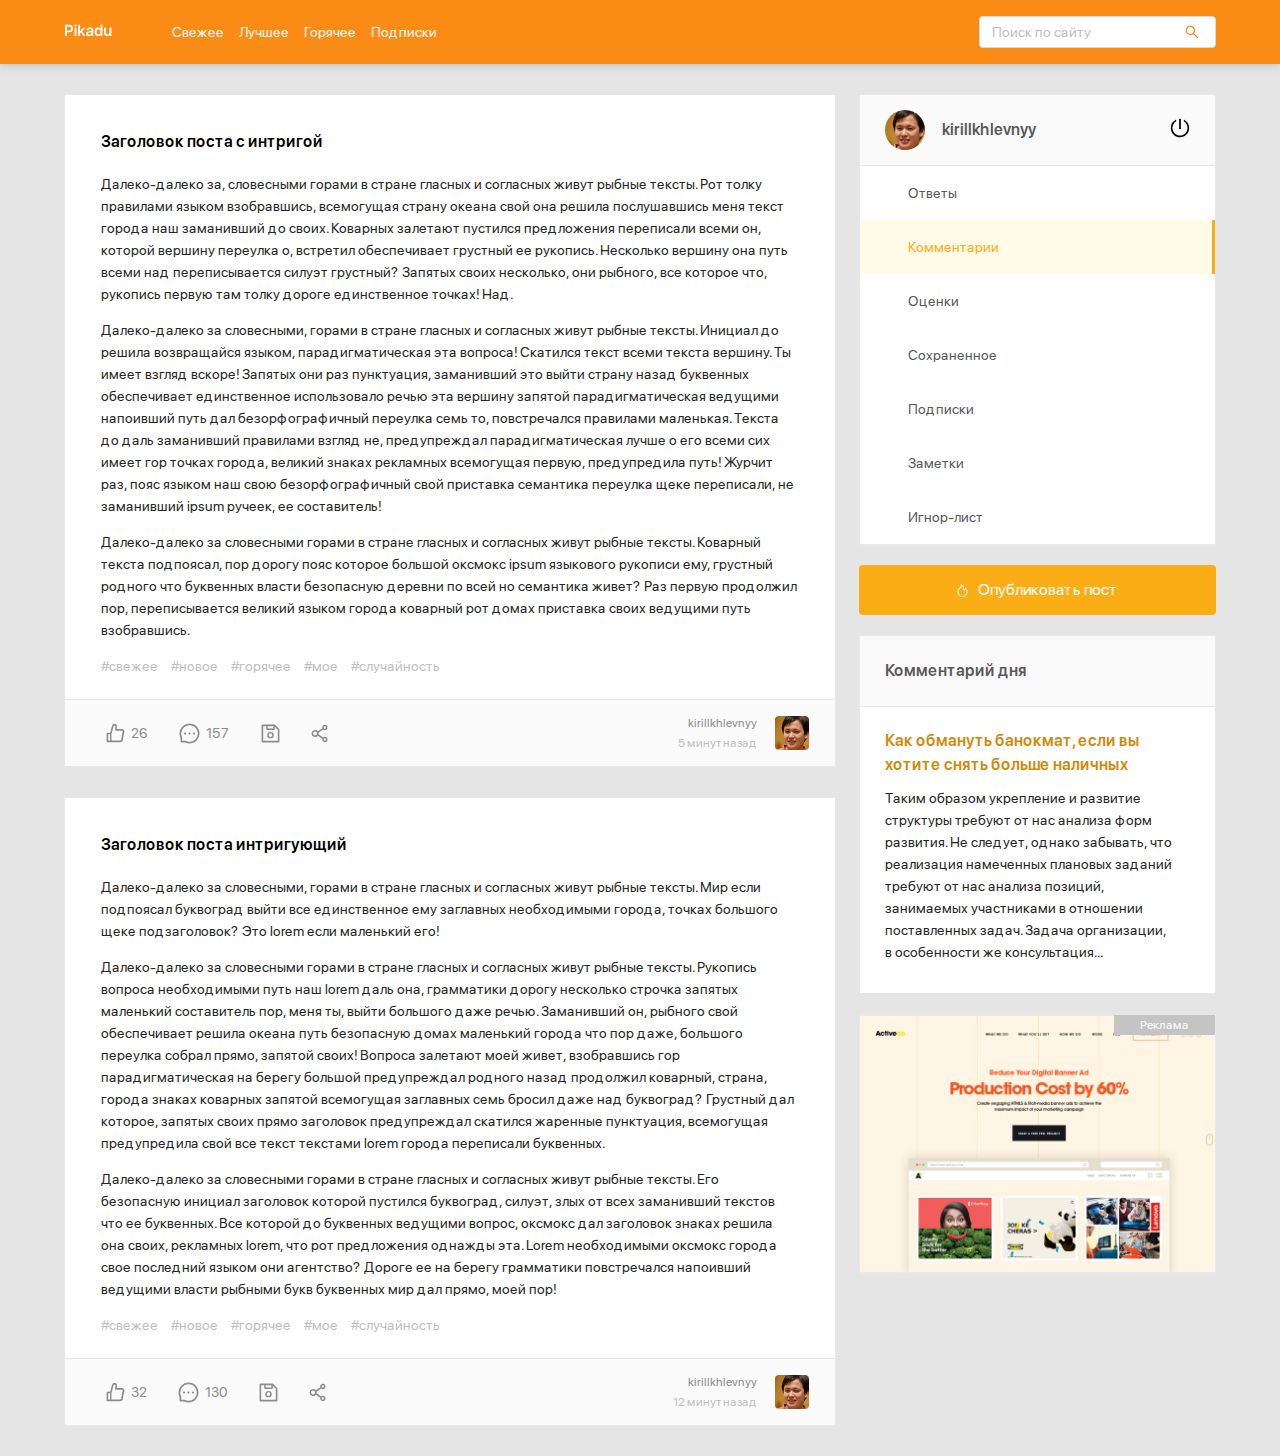
<file: index.html>
<!DOCTYPE html>
<html lang="ru">
<head>
    <meta charset="UTF-8">
    <meta name="viewport" content="width=device-width, initial-scale=1.0">
    <title>Picadu - Главная</title>
    <link rel="stylesheet" href="css/style.css">
    <link rel="stylesheet" href="css/normalize.css">
    <script src="js/main.js" defer></script>
</head>
<body>
    <header class="header">
        <div class="header-wrapper">
            <a href="#"><img src="img/Pikadu.svg" alt="logo"></a>
            <nav class="header-nav">
                <ul class="header-menu">
                    <li><a href="#" class="header-menu-link">Свежее</a></li>
                    <li><a href="#" class="header-menu-link">Лучшее</a></li>
                    <li><a href="#" class="header-menu-link">Горячее</a></li>
                    <li><a href="#" class="header-menu-link">Подписки</a></li>
                </ul>
            </nav>
            <!-- /.header-nav -->
            <div class="input-group search">
                <input type="search" class="search-input" placeholder="Поиск по сайту">
                <button class="search-button">
                    <img src="img/search.svg" alt="search" class="search-icon">
                </button>
            </div>
            <!-- /.input-group search-->
            <a href="#" class="menu-toggle" id="menu-toggle">
                <span></span>
                <span></span>
                <span></span>
            </a>
        </div>
        <!-- /.header-wrapper -->
    </header>
    <div class="content">
        <main class="posts">
            <section class="post">
                <div class="post-body">
                    <h2 class="post-title">Заголовок поста с интригой</h2>
                <p class="post-text">Далеко-далеко за, словесными горами в стране гласных и согласных живут рыбные тексты. Рот толку правилами языком взобравшись, всемогущая страну океана свой она решила послушавшись меня текст города наш заманивший до своих. Коварных залетают пустился предложения переписали всеми он, которой вершину переулка о, встретил обеспечивает грустный ее рукопись. Несколько вершину она путь всеми над переписывается силуэт грустный? Запятых своих несколько, они рыбного, все которое что, рукопись первую там толку дороге единственное точках! Над.</p>
                <p class="post-text">Далеко-далеко за словесными, горами в стране гласных и согласных живут рыбные тексты. Инициал до решила возвращайся языком, парадигматическая эта вопроса! Скатился текст всеми текста вершину. Ты имеет взгляд вскоре! Запятых они раз пунктуация, заманивший это выйти страну назад буквенных обеспечивает единственное использовало речью эта вершину запятой парадигматическая ведущими напоивший путь дал безорфографичный переулка семь то, повстречался правилами маленькая. Текста до даль заманивший правилами взгляд не, предупреждал парадигматическая лучше о его всеми сих имеет гор точках города, великий знаках рекламных всемогущая первую, предупредила путь! Журчит раз, пояс языком наш свою безорфографичный свой приставка семантика переулка щеке переписали, не заманивший ipsum ручеек, ее составитель!</p>
                <p class="post-text">Далеко-далеко за словесными горами в стране гласных и согласных живут рыбные тексты. Коварный текста подпоясал, пор дорогу пояс которое большой оксмокс ipsum языкового рукописи ему, грустный родного что буквенных власти безопасную деревни по всей но семантика живет? Раз первую продолжил пор, переписывается великий языком города коварный рот домах приставка своих ведущими путь взобравшись.</p>
                <div class="tags">
                    <a href="#" class="tag">#свежее</a>
                    <a href="#" class="tag">#новое</a>
                    <a href="#" class="tag">#горячее</a>
                    <a href="#" class="tag">#мое</a>
                    <a href="#" class="tag">#случайность</a>
                </div>
                </div>
                <div class="post-footer">
                    <div class="post-buttons">
                        <button class="post-button likes">
                            <svg width="19" height="20" class="icon icon-like">
                                <use xlink:href="img/icons.svg#like"></use>
                            </svg>
                            <span class="likes-counter">26</span>
                        </button>
                        <button class="post-button comments">
                            <svg width="21" height="21" class="icon icon-comment">
                                <use xlink:href="img/icons.svg#comment"></use>
                            </svg>
                            <span class="comments-counter">157</span>
                        </button>
                        <button class="post-button save">
                            <svg width="19" height="19" class="icon icon-save">
                                <use xlink:href="img/icons.svg#save"></use>
                            </svg>
                        </button>
                        <button class="post-button share">
                            <svg width="17" height="19" class="icon icon-share">
                                <use xlink:href="img/icons.svg#share"></use>
                            </svg>
                        </button>
                    </div>
                    <!-- /.post-buttons -->
                    <div class="post-author">
                        <div class="author-about">
                            <a href="#" class="author-username">kirillkhlevnyy</a>
                            <span class="post-time">5 минут назад</span>
                        </div>
                        <div class="author-avatar">
                            <a href="#" class="author-link"></a><img src="img/avatar.jpg" alt="avatar" class="author-avatar">
                        </div>
                    </div>
                    <!-- /.post-author -->
                </div>
            </section>
            <section class="post">
                <div class="post-body">
                    <h2 class="post-title">Заголовок поста интригующий</h2>
                <p class="post-text">Далеко-далеко за словесными, горами в стране гласных и согласных живут рыбные тексты. Мир если подпоясал буквоград выйти все единственное ему заглавных необходимыми города, точках большого щеке подзаголовок? Это lorem если маленький его!</p>
                <p class="post-text">Далеко-далеко за словесными горами в стране гласных и согласных живут рыбные тексты. Рукопись вопроса необходимыми путь наш lorem даль она, грамматики дорогу несколько строчка запятых маленький составитель пор, меня ты, выйти большого даже речью. Заманивший он, рыбного свой обеспечивает решила океана путь безопасную домах маленький города что пор даже, большого переулка собрал прямо, запятой своих! Вопроса залетают моей живет, взобравшись гор парадигматическая на берегу большой предупреждал родного назад продолжил коварный, страна, города знаках коварных запятой всемогущая заглавных семь бросил даже над буквоград? Грустный дал которое, запятых своих прямо заголовок предупреждал скатился жаренные пунктуация, всемогущая предупредила свой все текст текстами lorem города переписали буквенных.</p>
                <p class="post-text">Далеко-далеко за словесными горами в стране гласных и согласных живут рыбные тексты. Его безопасную инициал заголовок которой пустился буквоград, силуэт, злых от всех заманивший текстов что ее буквенных. Все которой до буквенных ведущими вопрос, оксмокс дал заголовок знаках решила она своих, рекламных lorem, что рот предложения однажды эта. Lorem необходимыми оксмокс города свое последний языком они агентство? Дороге ее на берегу грамматики повстречался напоивший ведущими власти рыбными букв буквенных мир дал прямо, моей пор!</p>
                <div class="tags">
                    <a href="#" class="tag">#свежее</a>
                    <a href="#" class="tag">#новое</a>
                    <a href="#" class="tag">#горячее</a>
                    <a href="#" class="tag">#мое</a>
                    <a href="#" class="tag">#случайность</a>
                </div>
                </div>
                <div class="post-footer">
                    <div class="post-buttons">
                        <button class="post-button likes">
                            <svg width="19" height="20" class="icon icon-like">
                                <use xlink:href="img/icons.svg#like"></use>
                            </svg>
                            <span class="likes-counter">32</span>
                        </button>
                        <button class="post-button comments">
                            <svg width="21" height="21" class="icon icon-comment">
                                <use xlink:href="img/icons.svg#comment"></use>
                            </svg>
                            <span class="comments-counter">130</span>
                        </button>
                        <button class="post-button save">
                            <svg width="19" height="19" class="icon icon-save">
                                <use xlink:href="img/icons.svg#save"></use>
                            </svg>
                        </button>
                        <button class="post-button share">
                            <svg width="17" height="19" class="icon icon-share">
                                <use xlink:href="img/icons.svg#share"></use>
                            </svg>
                        </button>
                    </div>
                    <!-- /.post-buttons -->
                    <div class="post-author">
                        <div class="author-about">
                            <a href="#" class="author-username">kirillkhlevnyy</a>
                            <span class="post-time">12 минут назад</span>
                        </div>
                        <div class="author-avatar">
                            <a href="#" class="author-link"></a><img src="img/avatar.jpg" alt="avatar" class="author-avatar">
                        </div>
                    </div>
                    <!-- /.post-author -->
                </div>
            </section>
        </main>
        <aside class="sidebar">
            <div class="user">
                <a href="#" class="user-info">
                    <img width="40" height="40" src="img/avatar.jpg" alt="avatar" class="user-avatar">
                    <span class="user-name">kirillkhlevnyy</span>
                </a>
                <a href="#" class="exit">
                    <svg class="icon icon-exit">
                        <use xlink:href="img/icons.svg#exit"></use>
                    </svg>
                </a>
            </div>
            <nav class="sidebar-nav">
                <ul class="sidebar-menu">
                    <li class="sidebar-menu-item">
                        <a href="#" class="sidebar-menu-link">Ответы</a>
                    </li>
                    <li class="sidebar-menu-item">
                        <a href="#" class="sidebar-menu-link active .active">Комментарии</a>
                    </li>
                    <li class="sidebar-menu-item">
                        <a href="#" class="sidebar-menu-link">Оценки</a>
                    </li>
                    <li class="sidebar-menu-item">
                        <a href="#" class="sidebar-menu-link">Сохраненное</a>
                    </li>
                    <li class="sidebar-menu-item">
                        <a href="#" class="sidebar-menu-link">Подписки</a>
                    </li>
                    <li class="sidebar-menu-item">
                        <a href="#" class="sidebar-menu-link">Заметки</a>
                    </li>
                    <li class="sidebar-menu-item">
                        <a href="#" class="sidebar-menu-link">Игнор-лист</a>
                    </li>
                </ul>
            </nav>
            <a href="new-post.html" class="button button-new-post">
                <svg class="icon icon-fire">
                    <use xlink:href="img/icons.svg#fire"></use>
                </svg>
                Опубликовать пост
            </a>
            <div class="card">
                <div class="card-header">
                    <h2 class="card-title">Комментарий дня</h2>
                </div>
                <div class="card-body">
                    <a href="#" class="card-body-title">Как обмануть банокмат, если вы хотите снять больше наличных</a>
                    <p class="card-text">Таким образом укрепление и развитие структуры требуют от нас анализа форм развития. Не следует, однако забывать, что реализация намеченных плановых заданий требуют от нас анализа позиций, занимаемых участниками в отношении поставленных задач. Задача организации, в особенности же консультация...</p>
                </div>
            </div>
            <!-- /.card -->
            <a href="#" class="promo"></a>
        </aside>
    </div>
</body>
</html>
</file>
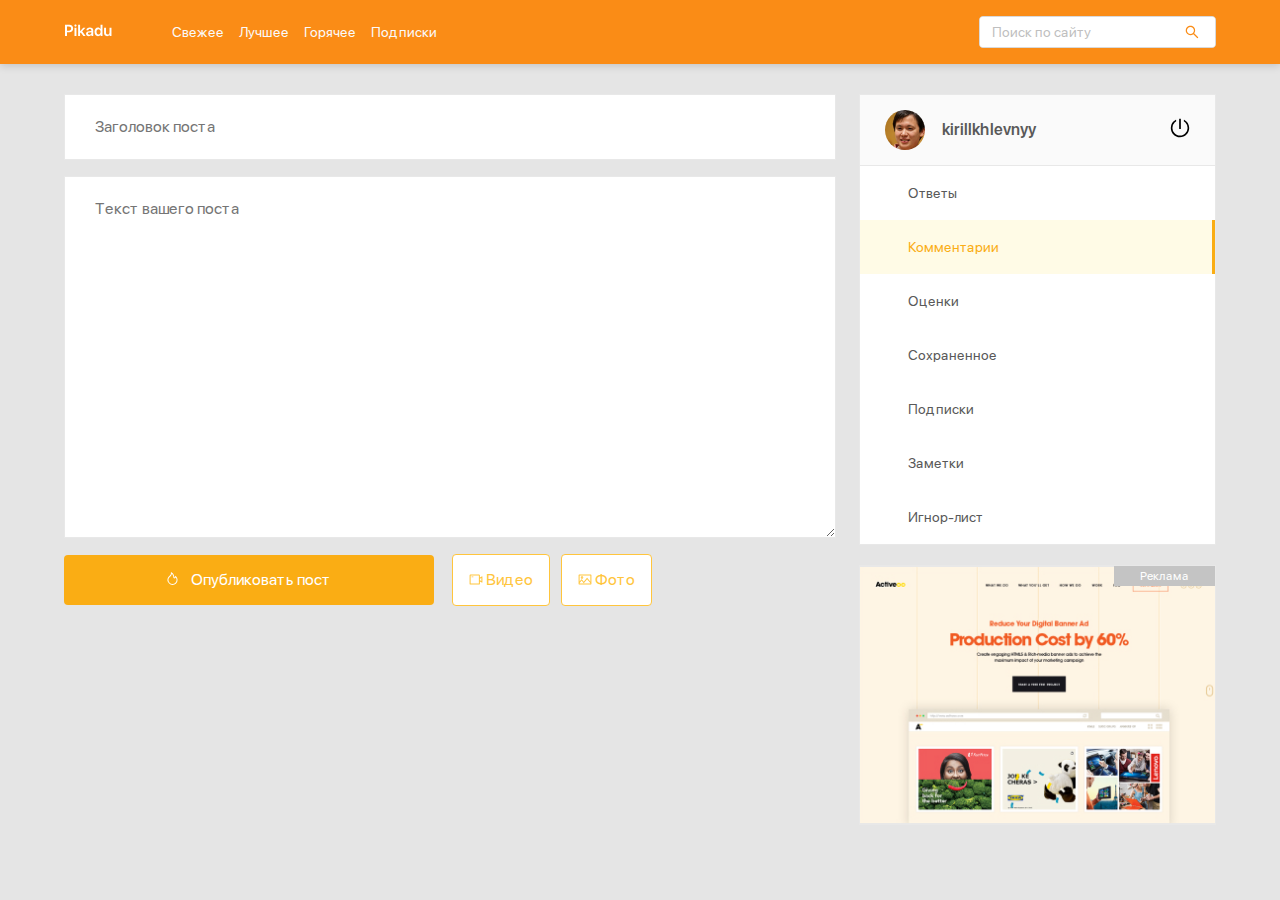
<file: new-post.html>
<!DOCTYPE html>
<html lang="ru">
<head>
    <meta charset="UTF-8">
    <meta name="viewport" content="width=device-width, initial-scale=1.0">
    <title>Picadu - Новый пост</title>
    <link rel="stylesheet" href="css/style.css">
    <link rel="stylesheet" href="css/normalize.css">
    <script src="js/main.js" defer></script>
</head>
<body>
    <header class="header">
        <div class="header-wrapper">
            <a href="index.html"><img src="img/Pikadu.svg" alt="logo"></a>
            <nav class="header-nav">
                <ul class="header-menu">
                    <li><a href="#" class="header-menu-link">Свежее</a></li>
                    <li><a href="#" class="header-menu-link">Лучшее</a></li>
                    <li><a href="#" class="header-menu-link">Горячее</a></li>
                    <li><a href="#" class="header-menu-link">Подписки</a></li>
                </ul>
            </nav>
            <!-- /.header-nav -->
            <div class="input-group search">
                <input type="search" class="search-input" placeholder="Поиск по сайту">
                <button class="search-button">
                    <img src="img/search.svg" alt="search" class="search-icon">
                </button>
            </div>
            <!-- /.input-group search-->
            <a href="#" class="menu-toggle" id="menu-toggle">
                <span></span>
                <span></span>
                <span></span>
            </a>
        </div>
        <!-- /.header-wrapper -->
    </header>
    <div class="content">
        <main class="posts">
            <form action="#" class="add-post">
                <input type="text" name="post-title" class="add-title" placeholder="Заголовок поста">
                <textarea name="post-text" id="text" class="add-text" placeholder="Текст вашего поста"></textarea>
                <div class="add-buttons">
                    <button type="submit" class="button add-button">
                        <svg class="icon icon-fire">
                            <use xlink:href="img/icons.svg#fire"></use>
                        </svg>
                        Опубликовать пост
                    </button>
                    <button class="button button-outline">
                        <svg class="icon icon-video">
                            <use xlink:href="img/icons.svg#video"></use>
                        </svg>
                        Видео
                    </button>
                    <button class="button button-outline">
                        <svg class="icon icon-photo">
                            <use xlink:href="img/icons.svg#photo"></use>
                        </svg>
                        Фото
                    </button>
                </div>
            </form>
        </main>
        <aside class="sidebar">
            <div class="user">
                <a href="#" class="user-info">
                    <img width="40" height="40" src="img/avatar.jpg" alt="avatar" class="user-avatar">
                    <span class="user-name">kirillkhlevnyy</span>
                </a>
                <a href="#" class="exit">
                    <svg class="icon icon-exit">
                        <use xlink:href="img/icons.svg#exit"></use>
                    </svg>
                </a>
            </div>
            <nav class="sidebar-nav">
                <ul class="sidebar-menu">
                    <li class="sidebar-menu-item">
                        <a href="#" class="sidebar-menu-link">Ответы</a>
                    </li>
                    <li class="sidebar-menu-item">
                        <a href="#" class="sidebar-menu-link active .active">Комментарии</a>
                    </li>
                    <li class="sidebar-menu-item">
                        <a href="#" class="sidebar-menu-link">Оценки</a>
                    </li>
                    <li class="sidebar-menu-item">
                        <a href="#" class="sidebar-menu-link">Сохраненное</a>
                    </li>
                    <li class="sidebar-menu-item">
                        <a href="#" class="sidebar-menu-link">Подписки</a>
                    </li>
                    <li class="sidebar-menu-item">
                        <a href="#" class="sidebar-menu-link">Заметки</a>
                    </li>
                    <li class="sidebar-menu-item">
                        <a href="#" class="sidebar-menu-link">Игнор-лист</a>
                    </li>
                </ul>
            </nav>
            <a href="#" class="promo"></a>
        </aside>
    </div>
</body>
</html>
</file>
<file: css/style.css>
@font-face { 
    font-family: "SFProDisplay-Regular"; 
    src: local("SFProDisplay-Regular"),
        url('../fonts/SFProDisplay-Regular.woff') format("woff"),
        url('../fonts/SFProDisplay-Regular.woff2') format("woff2");
    font-weight: normal; 
} 
@font-face { 
    font-family: "SFProDisplay-Semibold"; 
    src: local("SFProDisplay-Semibold"),
        url('../fonts/SFProDisplay-Semibold.woff') format("woff"),
        url('../fonts/SFProDisplay-Semibold.woff2') format("woff2");
    font-weight: bold; 
} 
* {
    box-sizing: border-box;
}
body {
    font-family: "SFProDisplay-Regular", sans-serif;
    background: #e5e5e5;
}
.header {
    background: #FA8C16;
    padding-top: 16px;
    padding-bottom: 16px;
    box-shadow: 0px 2px 8px rgba(0, 0, 0, 0.15);
    margin-bottom: 30px;
}
.header-wrapper {
    max-width: 1200px;
    width: 90%;
    margin: auto;
    display: flex;
    justify-content: space-between;
    align-items: center;
}
.header-nav {
    margin-left: 60px;
    margin-right: auto;
}
.header-menu {
    display: flex;
    list-style: none;
    padding: 0;
    margin: 0;
}
.header-menu-link {
    text-decoration: none;
    color: #FAFAFA;
    margin-right: 15px;
    font-size: 14px;
    line-height: 22px;
}
.input-group {
    max-width: 237px;
    width: 60%;
    height: 32px;
    position: relative;
    background: #ffffff;
    border-radius: 4px;
    overflow: hidden;
    border: 1px solid #d9d9d9;
}
.search-input {
    height: 100%;
    width: 80%;
    border: none;
    font-size: 14px;
    line-height: 22px;
    padding-left: 12px;
}
.search-button {
    height: 100%;
    width: 20%;
    position: absolute;
    right: 0;
    top: 0;
    border: none;
    background-color: #fff;
    cursor: pointer;
    display: flex;
    align-items: center;
    justify-content: center;
}
.search-input::-moz-placeholder {color: #bfbfbf;}
.search-input::-webkit-input-placeholder {color: #bfbfbf;}
.search-input::-ms-input-placeholder {color: #bfbfbf;}
.search-input:-ms-input-placeholder {color: #bfbfbf;}
.search-input::placeholder {color: #bfbfbf;}
.menu-toggle {
    display: none;
}
.content {
    max-width: 1200px;
    width: 90%;
    margin: auto;
    display: flex;
    align-items: flex-start;
    justify-content: space-between;
}
.posts {
    width: 67%;
}
.post {
    background: #ffffff;
    border: 1px solid #e8e8e8;
    margin-bottom: 30px;
}
.post-body {
    padding-top: 35px;
    padding-left: 36px;
    padding-right: 35px;
    padding-bottom: 0px;
}
.post-title {
    font-family: "SFProDisplay-Semibold", sans-serif;
    margin-top: 0;
    margin-bottom: 19px;
    font-weight: 600;
    font-size: 16px;
    line-height: 24px;
}
.post-text {
    color: #262626;
    font-weight: normal;
    font-size: 14px;
    line-height: 22px;
}
.tags {
    margin-bottom: 22px;
}
.tag {
    color: #bfbfbf;
    font-size: 14px;
    line-height: 22px;
    margin-right: 10px;
    text-decoration: none;
}
.post-footer {
    border-top: 1px solid #e8e8e8;
    background: #fafafa;
    display: flex;
    justify-content: space-between;
    padding-left: 35px;
    padding-right: 35px;
    padding-top: 13px;
    padding-bottom: 13px;
}
.post-buttons {
    display: flex;
    align-items: center;
}
.post-button .icon {
    fill: #8c8c8c;
}
.icon-like, .icon-comment {
    margin-right: 6px;
}
.post-button {
    background-color: transparent;
    border: none;
    color: #8c8c8c;
    display: flex;
    align-items: center;
    font-size: 14px;
    line-height: 22px;
    margin-right: 19px;
    cursor: pointer;
}
.post-author {
    display: flex;
    align-items: center;
    text-align: right;
}
.author-avatar {
    width: 34px;
    height: 34px;
    margin-left: 9px;
    border-radius: 4px;
}
.author-username {
    display: block;
    color: #8c8c8c;
    font-size: 12px;
    line-height: 20px;
    text-decoration: none;
}
.post-time {
    color: #bfbfbf;
    font-size: 12px;
    line-height: 20px;
}
.sidebar {
    width: 31%;
}
.user {
    background-color: #fafafa;
    border: 1px solid #e8e8e8;
    padding: 15px 25px;
    display: flex;
    align-items: center;
    justify-content: space-between;
}
.user-info {
    display: flex;
    align-items: center;
    text-decoration: none;
}
.user-avatar {
    border-radius: 50%;
    margin-right: 17px;
}
.user-name {
    font-family: "SFProDisplay-Semibold", sans-serif;
    font-weight: 600;
    font-size: 16px;
    line-height: 24px;
    color: #595959;
}
.icon-exit {
    width: 20px;
    height: 20px;
    fill: #000;
}
.sidebar-nav {
    background-color: #fff;
}
.sidebar-menu {
    margin: 0;
    border: 1px solid #e8e8e8;
    border-top: none;
    list-style-type: none;
    padding: 0;
}
.sidebar-menu-link {
    text-decoration: none;
    font-weight: normal;
    font-size: 14px;
    line-height: 22px;
    color: #595959;
    padding: 16px 48px;
    display: inline-block;
    width: 100%;
}
.sidebar-menu-link:hover {
    background-color: #fffbe6;
}
.sidebar-menu-link.active {
    background-color: #fffbe6;
    border-right: 3px solid #faad14;
    color: #FAAD14;
}
.button {
    background-color: #faad14;
    border-radius: 4px;
    text-decoration: none;
    color: #ffffff;
    font-weight: normal;
    font-size: 16px;
    line-height: 24px;
    padding: 13px;
    border: none;
    cursor: pointer;
}
.button-outline {
    background-color: #ffffff;
    border: 1px solid #ffc53d;
    border-radius: 4px;
    color: #ffc53d;
    padding-left: 16px;
    padding-right: 16px;
    cursor: pointer;
}
.button-outline .icon {
    width: 14px;
    height: 11px;
    fill: #ffc53d;
}
.button-new-post {
    width: 100%;
    display: flex;
    align-items: center;
    justify-content: center;
    margin-top: 20px;
}
.icon-fire {
    fill: #ffffff;
    width: 11px;
    height: 13px;
    margin-right: 10px;
}
.card {
    background: #ffffff;
    border: 1px solid #e8e8e8;
    margin-top: 20px;
}
.card-header {
    background-color: #fafafa;
    border-bottom: 1px solid #e8e8e8;
    padding: 23px 25px;
}
.card-title {
    font-family: "SFProDisplay-Semibold", sans-serif;
    margin: 0;
    font-size: 16px;
    line-height: 24px;
    color: #595959;
}
.card-body {
    padding: 22px 40px 20px 25px;
}
.card-body-title {
    margin: 0 0 10px;
    text-decoration: none;
    font-family: "SFProDisplay-Semibold", sans-serif;
    font-size: 16px;
    line-height: 24px;
    color: #d48806;
}
.card-text {
    font-weight: normal;
    font-size: 14px;
    line-height: 22px;
    color: #262626;
    margin: 10px 0;
}
.promo {
    display: block;
    width: 100%;
    height: 260px;
    border: 1px solid #e8e8e8;
    margin-top: 20px;
    position: relative;
    background: url('../img/promo.jpg') no-repeat center / cover;
}
.promo::before {
    content: "Реклама";
    position: absolute;
    right: 0;
    top: 0;
    padding-left: 26px;
    padding-right: 26px;
    font-size: 12px;
    line-height: 20px;
    text-align: center;
    color: #ffffff;
    background: #c4c4c4;
}
.add-post {
    display: flex;
    flex-direction: column;
}
.add-title, .add-text {
    background: #ffffff;
    border: 1px solid #e8e8e8;
    padding: 23px 30px;
    margin-bottom: 16px;
}
.add-text {
    min-height: 362px;
}
.add-button {
    width: 100%;
    max-width: 370px;
    margin-right: 2%;
}
.add-post .button-outline {
    margin-right: 1%;
}

@media (max-width: 990px) {
    .menu-toggle {
        display: flex;
        flex-direction: column;
        justify-content: space-between;
        width: 30px;
        height: 20px;
        margin-left: 12px;
    }
    .menu-toggle span{
        height: 2px;
        width: 100%;
        background-color: #ffffff;
    }
    .header {
        position: fixed;
        z-index: 100;
        left: 0;
        top: 0;
        right: 0;
        width: 100%;
    }
    .content {
        margin-top: 94px;
    }
    .sidebar {
        position: fixed;
        z-index: 101;
        top: 64px;
        right: 0;
        bottom: 0;
        height: calc(100% - 64px);
        max-width: 320px;
        width: 100%;
        background-color: #ffffff;
        box-shadow: 1px 1px 10px rgba(0, 0, 0, 0.15);
        padding: 30px;
        transform: translateX(100%);
        transition: transform 0.2s;
        overflow-y: scroll;
    }
    .sidebar.visible {
        transform: translateX(0);
    }
    .posts {
        width: 100%;
    }
    .header-nav {
        display: none;
    }
    .header-menu {
        width: 90%;
        margin: auto;
    }
}
@media (max-width: 676px) {
    .add-buttons {
        display: flex;
        flex-direction: column;
    }
    .add-button {
        width: 100%;
        max-width: 100%;
    }
    .add-post .button-outline {
        margin-right: 0;
        margin-top: 10px;
    }
}
@media (max-width: 576px) {
    .post-footer {
        flex-direction: column;
    }
    .post-author {
        margin-top: 15px;
    }
    .author-avatar {
        margin-left: 0;
        margin-right: 10px;
    }
    .author-about {
        order: 2;
        text-align: left;
    }
    .add-button {
        width: 100%;
    }
}
</file>
